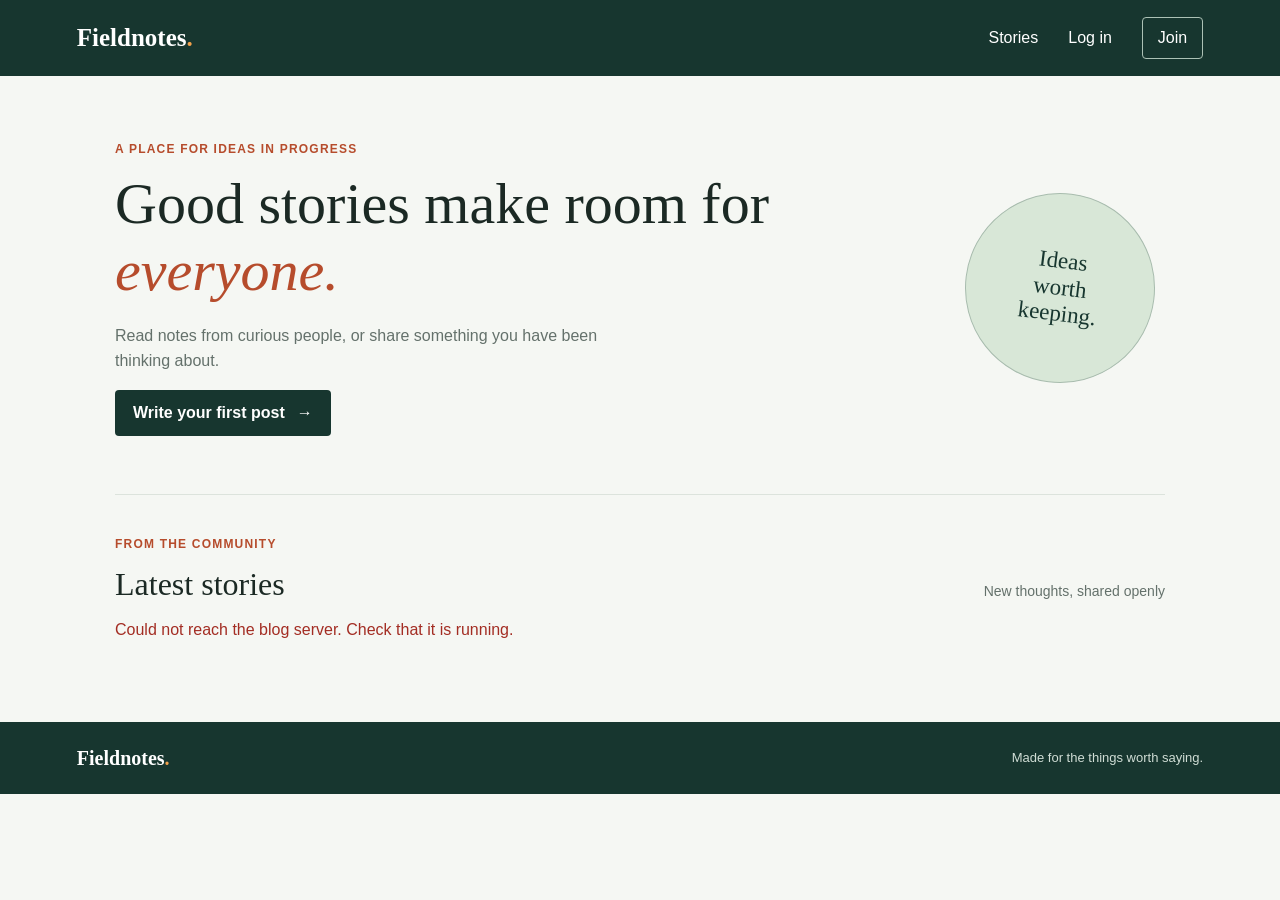
<file: index.html>
<!DOCTYPE html>
<html lang="en">
<head>
    <meta charset="UTF-8">
    <meta name="viewport" content="width=device-width, initial-scale=1.0">
    <meta name="theme-color" content="#17362f">
    <title>Fieldnotes | A community blog</title>
    <link rel="stylesheet" href="style.css">
    <script src="script.js" defer></script>
</head>
<body data-page="home">
    <header class="site-header">
        <a class="brand" href="index.html">Fieldnotes<span>.</span></a>
        <nav class="site-nav" aria-label="Main navigation">
            <a href="index.html" aria-current="page">Stories</a>
            <a href="dashboard.html" data-auth-only hidden>Dashboard</a>
            <a href="create-blog.html" data-auth-only hidden>Write</a>
            <a href="login.html" data-anon-only>Log in</a>
            <a class="nav-cta" href="register.html" data-anon-only>Join</a>
            <button class="nav-button" type="button" data-logout hidden>Log out</button>
        </nav>
    </header>

    <main class="page-shell">
        <section class="intro-band">
            <div>
                <p class="eyebrow">A place for ideas in progress</p>
                <h1>Good stories make room for <em>everyone.</em></h1>
                <p class="intro-copy">Read notes from curious people, or share something you have been thinking about.</p>
                <a class="button-link" href="register.html" data-anon-only>Write your first post <span aria-hidden="true">&#8594;</span></a>
                <a class="button-link" href="create-blog.html" data-auth-only hidden>Write a post <span aria-hidden="true">&#8594;</span></a>
            </div>
            <p class="issue-mark" aria-hidden="true">Ideas<br>worth<br>keeping.</p>
        </section>

        <section class="feed-section" aria-labelledby="feed-heading">
            <div class="section-heading">
                <div>
                    <p class="eyebrow">From the community</p>
                    <h2 id="feed-heading">Latest stories</h2>
                </div>
                <span class="section-note">New thoughts, shared openly</span>
            </div>
            <p class="status-message" id="feed-status" role="status" aria-live="polite"></p>
            <div class="post-list" id="blog-feed"></div>
        </section>
    </main>

    <footer class="site-footer"><a class="brand" href="index.html">Fieldnotes<span>.</span></a><span>Made for the things worth saying.</span></footer>
</body>
</html>
</file>
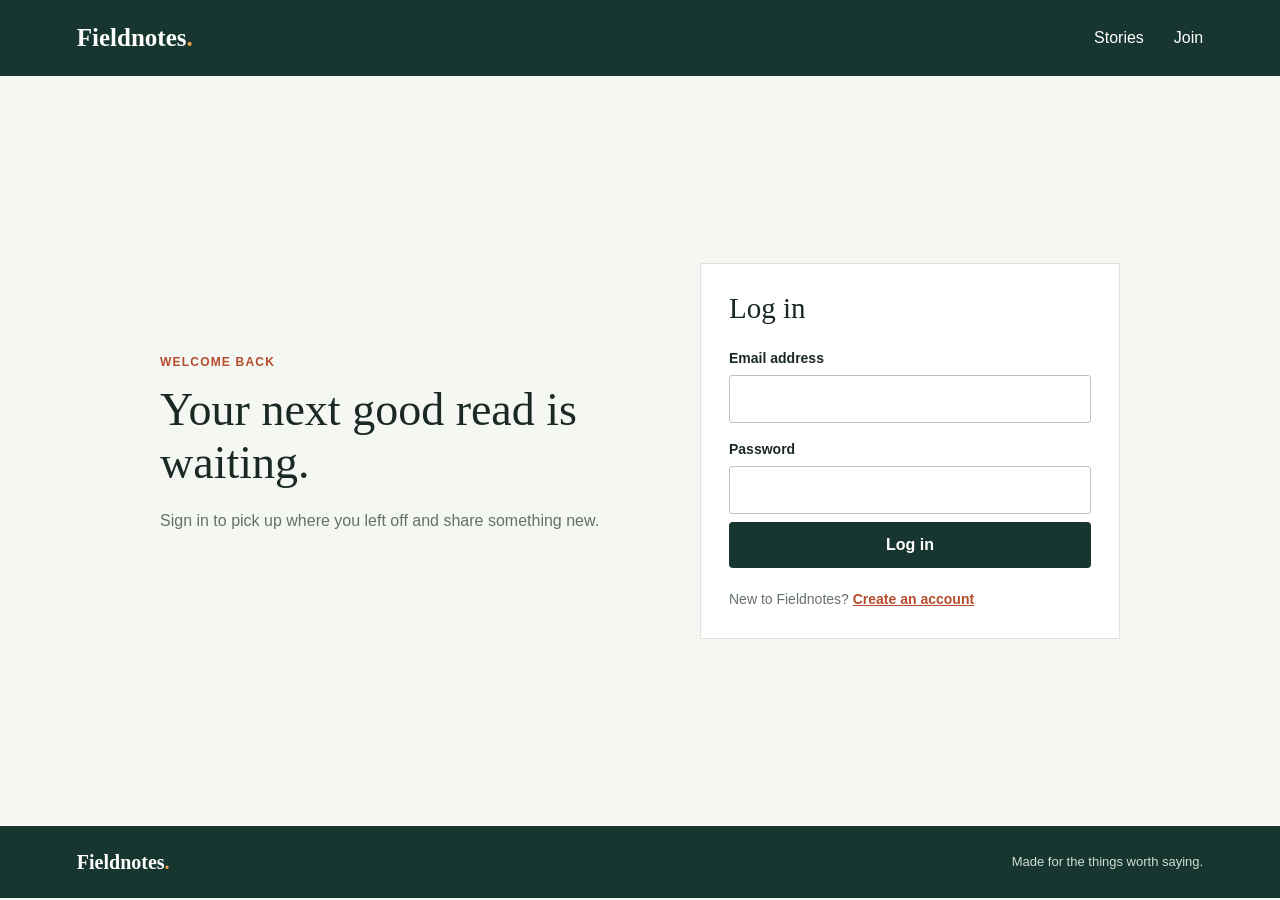
<file: create-blog.html>
<!DOCTYPE html>
<html lang="en">
<head>
	<meta charset="UTF-8">
	<meta name="viewport" content="width=device-width, initial-scale=1.0">
	<title>Write a post | Fieldnotes</title>
	<link rel="stylesheet" href="style.css">
	<script src="script.js" defer></script>
</head>
<body data-page="create-blog">
	<header class="site-header">
		<a class="brand" href="index.html">Fieldnotes<span>.</span></a>
		<nav class="site-nav" aria-label="Main navigation">
			<a href="index.html">Stories</a>
			<a href="dashboard.html">Dashboard</a>
			<button class="nav-button" type="button" data-logout>Log out</button>
		</nav>
	</header>
	<main class="editor-shell">
		<div class="editor-heading">
			<p class="eyebrow">Your voice, your page</p>
			<h1>Write a story.</h1>
			<p>Give your idea a title, then take it wherever it needs to go.</p>
		</div>
		<form class="form-panel editor-form" id="create-blog-form">
			<label for="title">Title</label>
			<input id="title" name="title" type="text" maxlength="160" placeholder="A title that draws someone in" required>
			<label for="excerpt">Short summary <span class="optional-label">Optional</span></label>
			<input id="excerpt" name="excerpt" type="text" maxlength="240" placeholder="What is this story about?">
			<label for="content">Your story</label>
			<textarea id="content" name="content" rows="12" maxlength="50000" placeholder="Start writing here..." required></textarea>
			<p class="status-message" id="form-status" role="status" aria-live="polite"></p>
			<div class="form-actions">
				<a class="text-link" href="dashboard.html">Cancel</a>
				<button class="primary-button" type="submit">Publish story</button>
			</div>
		</form>
	</main>
	<footer class="site-footer"><a class="brand" href="index.html">Fieldnotes<span>.</span></a><span>Made for the things worth saying.</span></footer>
</body>
</html>
</file>
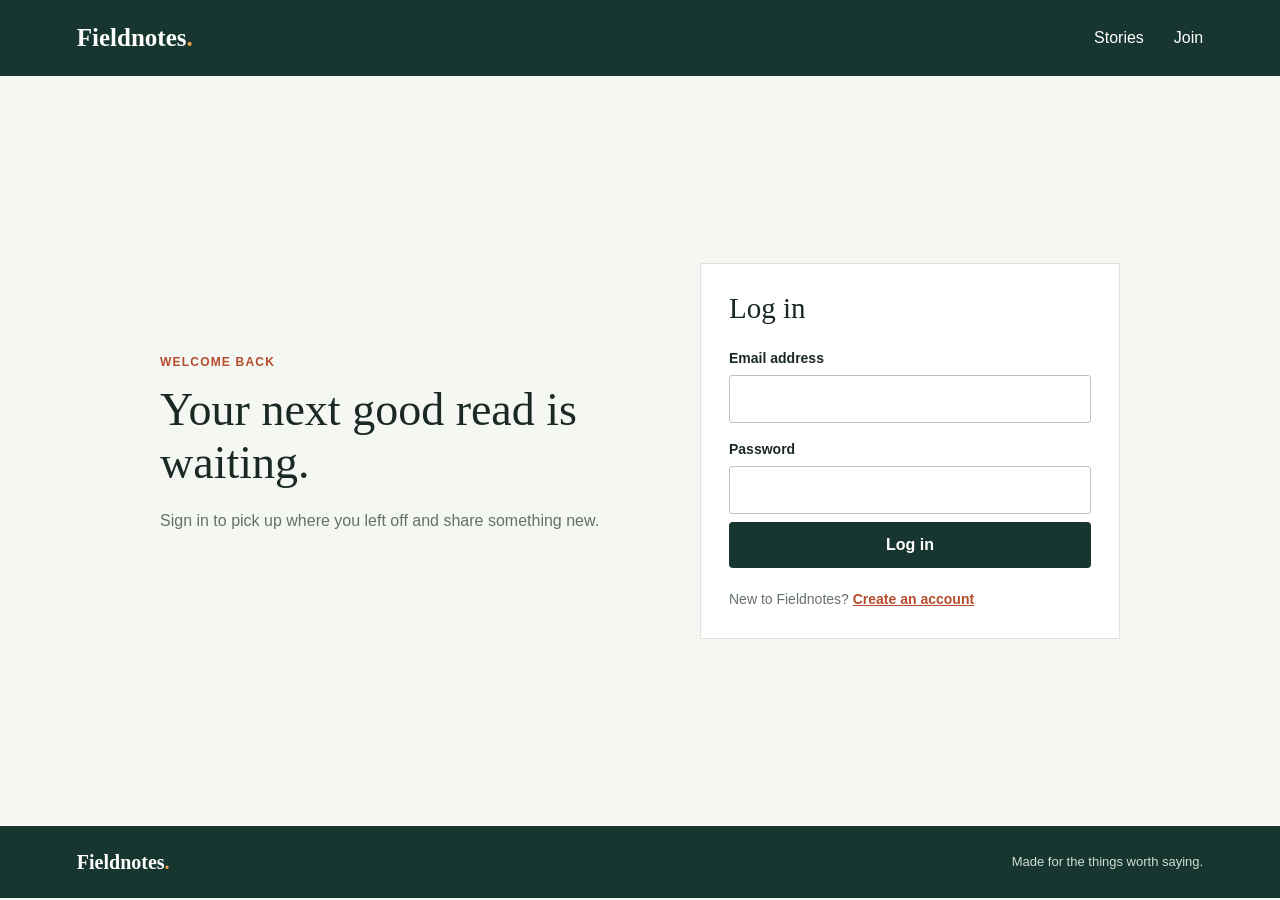
<file: dashboard.html>
<!DOCTYPE html>
<html lang="en">
<head>
	<meta charset="UTF-8">
	<meta name="viewport" content="width=device-width, initial-scale=1.0">
	<title>Your dashboard | Fieldnotes</title>
	<link rel="stylesheet" href="style.css">
	<script src="script.js" defer></script>
</head>
<body data-page="dashboard">
	<header class="site-header">
		<a class="brand" href="index.html">Fieldnotes<span>.</span></a>
		<nav class="site-nav" aria-label="Main navigation">
			<a href="index.html">Stories</a>
			<a href="create-blog.html">Write</a>
			<button class="nav-button" type="button" data-logout>Log out</button>
		</nav>
	</header>
	<main class="page-shell dashboard-shell">
		<section class="dashboard-welcome">
			<div>
				<p class="eyebrow">Your Fieldnotes</p>
				<h1>Welcome, <span id="welcome-name">writer</span>.</h1>
				<p>Your next story can start with a single sentence.</p>
			</div>
			<a class="button-link" href="create-blog.html">Write a post <span aria-hidden="true">&#8594;</span></a>
		</section>
		<section class="feed-section" aria-labelledby="dashboard-feed-heading">
			<div class="section-heading">
				<div>
					<p class="eyebrow">Keep exploring</p>
					<h2 id="dashboard-feed-heading">Latest stories</h2>
				</div>
			</div>
			<p class="status-message" id="feed-status" role="status" aria-live="polite"></p>
			<div class="post-list" id="blog-feed"></div>
		</section>
	</main>
	<footer class="site-footer"><a class="brand" href="index.html">Fieldnotes<span>.</span></a><span>Made for the things worth saying.</span></footer>
</body>
</html>
</file>
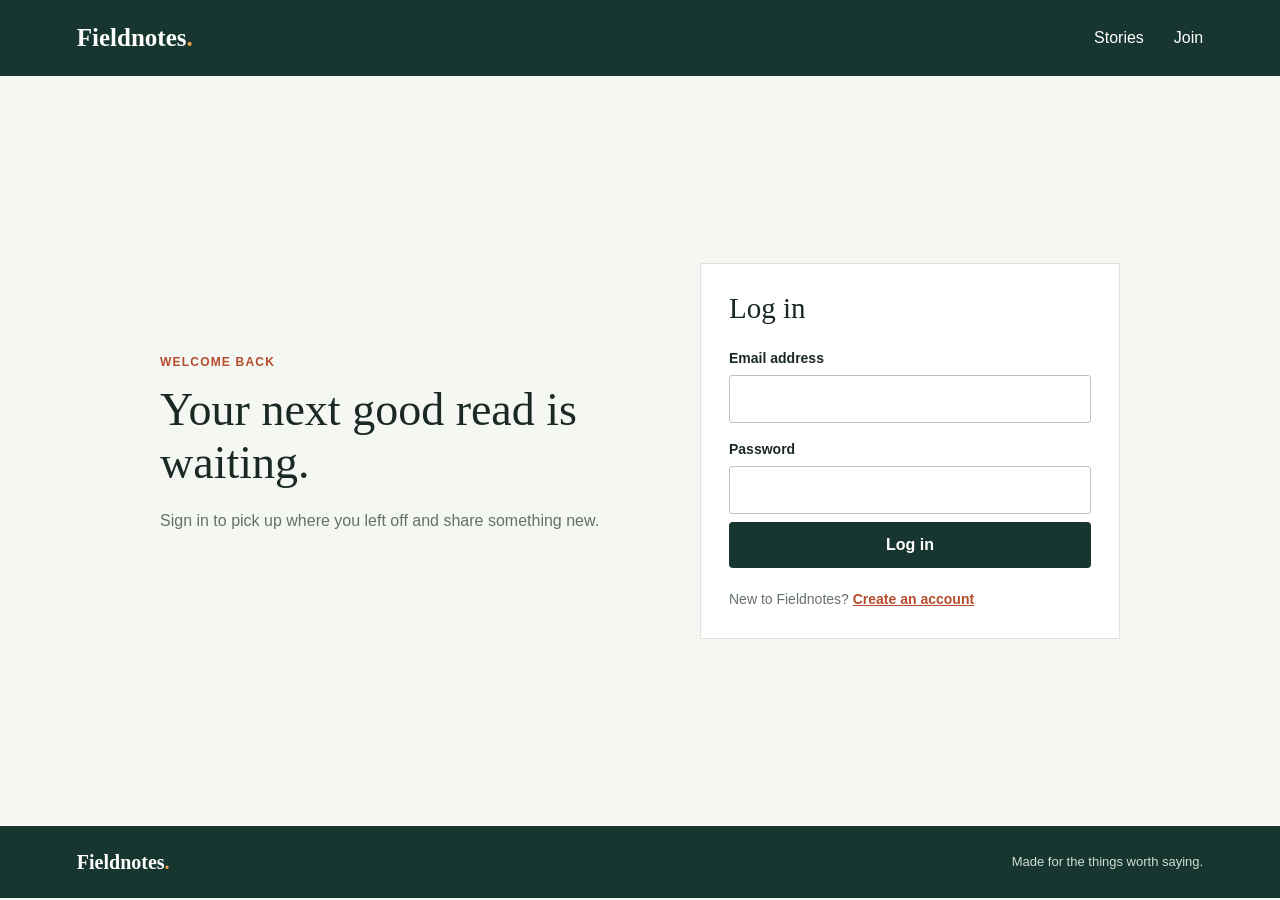
<file: login.html>
<!DOCTYPE html>
<html lang="en">
<head>
	<meta charset="UTF-8">
	<meta name="viewport" content="width=device-width, initial-scale=1.0">
	<title>Log in | Fieldnotes</title>
	<link rel="stylesheet" href="style.css">
	<script src="script.js" defer></script>
</head>
<body data-page="login">
	<header class="site-header">
		<a class="brand" href="index.html">Fieldnotes<span>.</span></a>
		<nav class="site-nav" aria-label="Main navigation">
			<a href="index.html">Stories</a>
			<a href="register.html">Join</a>
		</nav>
	</header>
	<main class="form-layout">
		<section class="form-intro">
			<p class="eyebrow">Welcome back</p>
			<h1>Your next good read is waiting.</h1>
			<p>Sign in to pick up where you left off and share something new.</p>
		</section>
		<form class="form-panel" id="login-form">
			<h2>Log in</h2>
			<label for="email">Email address</label>
			<input id="email" name="email" type="email" autocomplete="email" required>
			<label for="password">Password</label>
			<input id="password" name="password" type="password" autocomplete="current-password" required>
			<p class="status-message" id="form-status" role="status" aria-live="polite"></p>
			<button class="primary-button" type="submit">Log in</button>
			<p class="form-footnote">New to Fieldnotes? <a href="register.html">Create an account</a></p>
		</form>
	</main>
	<footer class="site-footer"><a class="brand" href="index.html">Fieldnotes<span>.</span></a><span>Made for the things worth saying.</span></footer>
</body>
</html>
</file>
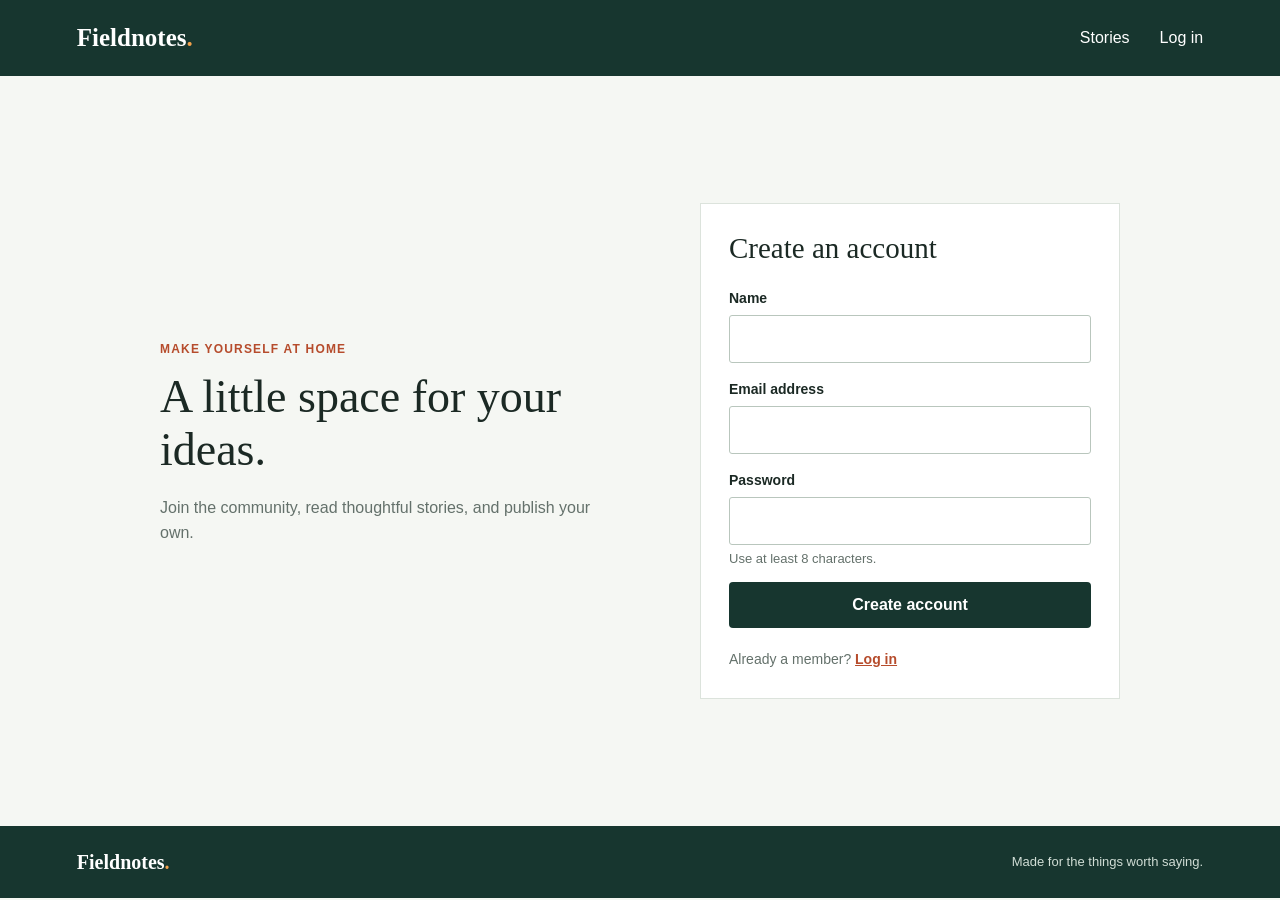
<file: register.html>
<!DOCTYPE html>
<html lang="en">
<head>
	<meta charset="UTF-8">
	<meta name="viewport" content="width=device-width, initial-scale=1.0">
	<title>Create an account | Fieldnotes</title>
	<link rel="stylesheet" href="style.css">
	<script src="script.js" defer></script>
</head>
<body data-page="register">
	<header class="site-header">
		<a class="brand" href="index.html">Fieldnotes<span>.</span></a>
		<nav class="site-nav" aria-label="Main navigation">
			<a href="index.html">Stories</a>
			<a href="login.html">Log in</a>
		</nav>
	</header>
	<main class="form-layout">
		<section class="form-intro">
			<p class="eyebrow">Make yourself at home</p>
			<h1>A little space for your ideas.</h1>
			<p>Join the community, read thoughtful stories, and publish your own.</p>
		</section>
		<form class="form-panel" id="register-form">
			<h2>Create an account</h2>
			<label for="name">Name</label>
			<input id="name" name="name" type="text" autocomplete="name" maxlength="80" required>
			<label for="email">Email address</label>
			<input id="email" name="email" type="email" autocomplete="email" required>
			<label for="password">Password</label>
			<input id="password" name="password" type="password" autocomplete="new-password" minlength="8" maxlength="128" required>
			<p class="field-note">Use at least 8 characters.</p>
			<p class="status-message" id="form-status" role="status" aria-live="polite"></p>
			<button class="primary-button" type="submit">Create account</button>
			<p class="form-footnote">Already a member? <a href="login.html">Log in</a></p>
		</form>
	</main>
	<footer class="site-footer"><a class="brand" href="index.html">Fieldnotes<span>.</span></a><span>Made for the things worth saying.</span></footer>
</body>
</html>
</file>
<file: style.css>
:root {
    color-scheme: light;
    --ink: #1b2924;
    --muted: #64716b;
    --forest: #17362f;
    --leaf: #d8e7d7;
    --paper: #f5f7f3;
    --white: #fff;
    --line: #dce3dc;
    --coral: #b64c2c;
    --focus: #e9a13c;
}

* { box-sizing: border-box; }

body {
    min-width: 320px;
    min-height: 100vh;
    margin: 0;
    background: var(--paper);
    color: var(--ink);
    font-family: "Segoe UI", Tahoma, sans-serif;
    font-size: 16px;
    line-height: 1.6;
}

a { color: inherit; }

a:focus-visible,
button:focus-visible,
input:focus-visible,
textarea:focus-visible,
summary:focus-visible {
    outline: 3px solid var(--focus);
    outline-offset: 3px;
}

.site-header {
    display: flex;
    min-height: 76px;
    align-items: center;
    justify-content: space-between;
    gap: 24px;
    padding: 12px max(6vw, 24px);
    background: var(--forest);
    color: var(--white);
}

.brand {
    color: inherit;
    font-family: Georgia, "Times New Roman", serif;
    font-size: 25px;
    font-weight: 700;
    text-decoration: none;
}

.brand span { color: #f0a04b; }

.site-nav {
    display: flex;
    align-items: center;
    justify-content: flex-end;
    gap: clamp(12px, 2.5vw, 30px);
}

.site-nav a,
.nav-button {
    border: 0;
    background: transparent;
    color: inherit;
    font: inherit;
    text-decoration: none;
    cursor: pointer;
}

.site-nav a:hover,
.nav-button:hover { color: #f0c18b; }

.site-nav .nav-cta {
    padding: 7px 15px;
    border: 1px solid #acc1b5;
    border-radius: 4px;
}

[hidden] { display: none !important; }

.page-shell,
.editor-shell {
    width: min(100% - 48px, 1050px);
    margin: 0 auto;
}

.intro-band {
    display: grid;
    min-height: 360px;
    grid-template-columns: minmax(0, 1fr) 210px;
    align-items: center;
    gap: 48px;
    padding: 64px 0 58px;
    border-bottom: 1px solid var(--line);
}

.eyebrow {
    margin: 0 0 12px;
    color: var(--coral);
    font-size: 12px;
    font-weight: 700;
    letter-spacing: 1.2px;
    text-transform: uppercase;
}

h1, h2, h3 {
    margin-top: 0;
    font-family: Georgia, "Times New Roman", serif;
    font-weight: 500;
    line-height: 1.15;
}

.intro-band h1,
.form-intro h1,
.dashboard-welcome h1,
.editor-heading h1 {
    max-width: 660px;
    margin-bottom: 18px;
    font-size: clamp(38px, 5vw, 58px);
}

.intro-band h1 em { color: var(--coral); font-weight: 500; }
.intro-copy { max-width: 540px; color: var(--muted); }

.issue-mark {
    display: grid;
    width: 190px;
    aspect-ratio: 1;
    place-content: center;
    margin: 0 auto;
    border: 1px solid #a8bcae;
    border-radius: 50%;
    background: var(--leaf);
    color: var(--forest);
    font-family: Georgia, "Times New Roman", serif;
    font-size: 23px;
    line-height: 1.15;
    text-align: center;
    transform: rotate(7deg);
}

.button-link,
.primary-button {
    display: inline-flex;
    min-height: 46px;
    align-items: center;
    justify-content: center;
    gap: 12px;
    padding: 10px 18px;
    border: 0;
    border-radius: 4px;
    background: var(--forest);
    color: var(--white);
    font: inherit;
    font-weight: 650;
    text-decoration: none;
    cursor: pointer;
}

.button-link:hover,
.primary-button:hover { background: #285447; }
.primary-button:disabled { cursor: wait; opacity: 0.65; }

.feed-section { padding: 40px 0 72px; }

.section-heading {
    display: flex;
    align-items: end;
    justify-content: space-between;
    gap: 20px;
    margin-bottom: 14px;
}

.section-heading h2 { margin-bottom: 0; font-size: 32px; }
.section-note { color: var(--muted); font-size: 14px; }

.status-message {
    min-height: 1.6em;
    margin: 8px 0;
    color: var(--muted);
}

.status-message:empty { display: none; }
.status-message.error { color: #a32d23; }

.post-list { display: grid; grid-template-columns: repeat(2, minmax(0, 1fr)); gap: 16px; }

.blog-card {
    min-width: 0;
    padding: 23px 24px;
    border: 1px solid var(--line);
    border-top: 3px solid #7d9d83;
    background: var(--white);
}

.post-meta { margin: 0 0 12px; color: var(--muted); font-size: 13px; }
.blog-card h3 { margin-bottom: 10px; font-size: 25px; overflow-wrap: anywhere; }
.post-excerpt, .post-content { color: #48564f; overflow-wrap: anywhere; }
.post-details summary { color: var(--coral); font-weight: 650; cursor: pointer; }
.post-content { white-space: pre-wrap; }

.form-layout {
    display: grid;
    width: min(100% - 48px, 960px);
    min-height: calc(100vh - 150px);
    grid-template-columns: minmax(0, 1fr) minmax(300px, 420px);
    align-items: center;
    gap: 70px;
    margin: 0 auto;
    padding: 54px 0;
}

.form-intro h1 { max-width: 500px; font-size: 46px; }
.form-intro > p:last-child,
.dashboard-welcome > div > p:last-child,
.editor-heading > p:last-child { max-width: 440px; color: var(--muted); }

.form-panel {
    padding: 28px;
    border: 1px solid var(--line);
    background: var(--white);
}

.form-panel h2 { margin-bottom: 22px; font-size: 29px; }
.form-panel label { display: block; margin: 15px 0 6px; font-size: 14px; font-weight: 650; }
.form-panel input,
.form-panel textarea {
    display: block;
    width: 100%;
    min-height: 46px;
    padding: 10px 12px;
    border: 1px solid #b9c6bd;
    border-radius: 3px;
    background: #fff;
    color: var(--ink);
    font: inherit;
}

.form-panel textarea { min-height: 260px; resize: vertical; }
.form-panel .primary-button { width: 100%; margin-top: 8px; }
.form-footnote { margin: 20px 0 0; color: var(--muted); font-size: 14px; }
.form-footnote a, .text-link { color: var(--coral); font-weight: 650; }
.field-note { margin: 4px 0; color: var(--muted); font-size: 13px; }
.optional-label { color: var(--muted); font-weight: 400; }

.dashboard-shell { min-height: calc(100vh - 150px); }

.dashboard-welcome {
    display: flex;
    align-items: center;
    justify-content: space-between;
    gap: 24px;
    padding: 58px 0 38px;
    border-bottom: 1px solid var(--line);
}

.dashboard-welcome h1 { margin-bottom: 8px; font-size: 44px; }
.dashboard-welcome > .button-link { flex: 0 0 auto; }

.editor-shell { max-width: 780px; min-height: calc(100vh - 150px); padding: 52px 0 72px; }
.editor-heading { margin-bottom: 24px; }
.editor-heading h1 { margin-bottom: 8px; font-size: 46px; }
.editor-form { padding: 28px 32px; }
.form-actions { display: flex; align-items: center; justify-content: space-between; gap: 20px; margin-top: 18px; }
.form-actions .primary-button { width: auto; margin: 0; }
.text-link { text-decoration: none; }

.site-footer {
    display: flex;
    min-height: 72px;
    align-items: center;
    justify-content: space-between;
    gap: 16px;
    padding: 12px max(6vw, 24px);
    background: var(--forest);
    color: var(--white);
}

.site-footer .brand { font-size: 20px; }
.site-footer > span { color: #d0ddd5; font-size: 13px; }

@media (max-width: 700px) {
    .site-header { align-items: flex-start; flex-direction: column; gap: 8px; padding: 14px 20px; }
    .site-nav { width: 100%; justify-content: flex-start; flex-wrap: wrap; gap: 10px 18px; }
    .site-nav a, .nav-button { font-size: 14px; }
    .page-shell, .editor-shell { width: min(100% - 36px, 1050px); }
    .intro-band { min-height: 0; grid-template-columns: 1fr; gap: 28px; padding: 44px 0 36px; }
    .intro-band h1 { font-size: 42px; }
    .issue-mark { width: 125px; justify-self: start; font-size: 18px; }
    .post-list { grid-template-columns: 1fr; }
    .section-heading { align-items: flex-start; flex-direction: column; gap: 4px; }
    .form-layout { width: min(100% - 36px, 480px); min-height: 0; grid-template-columns: 1fr; gap: 26px; padding: 36px 0 52px; }
    .form-intro h1, .editor-heading h1 { font-size: 38px; }
    .form-panel, .editor-form { padding: 22px 18px; }
    .dashboard-welcome { align-items: flex-start; flex-direction: column; padding-top: 40px; }
    .dashboard-welcome h1 { font-size: 38px; }
    .site-footer { align-items: flex-start; flex-direction: column; gap: 4px; padding: 15px 20px; }
}
</file>
